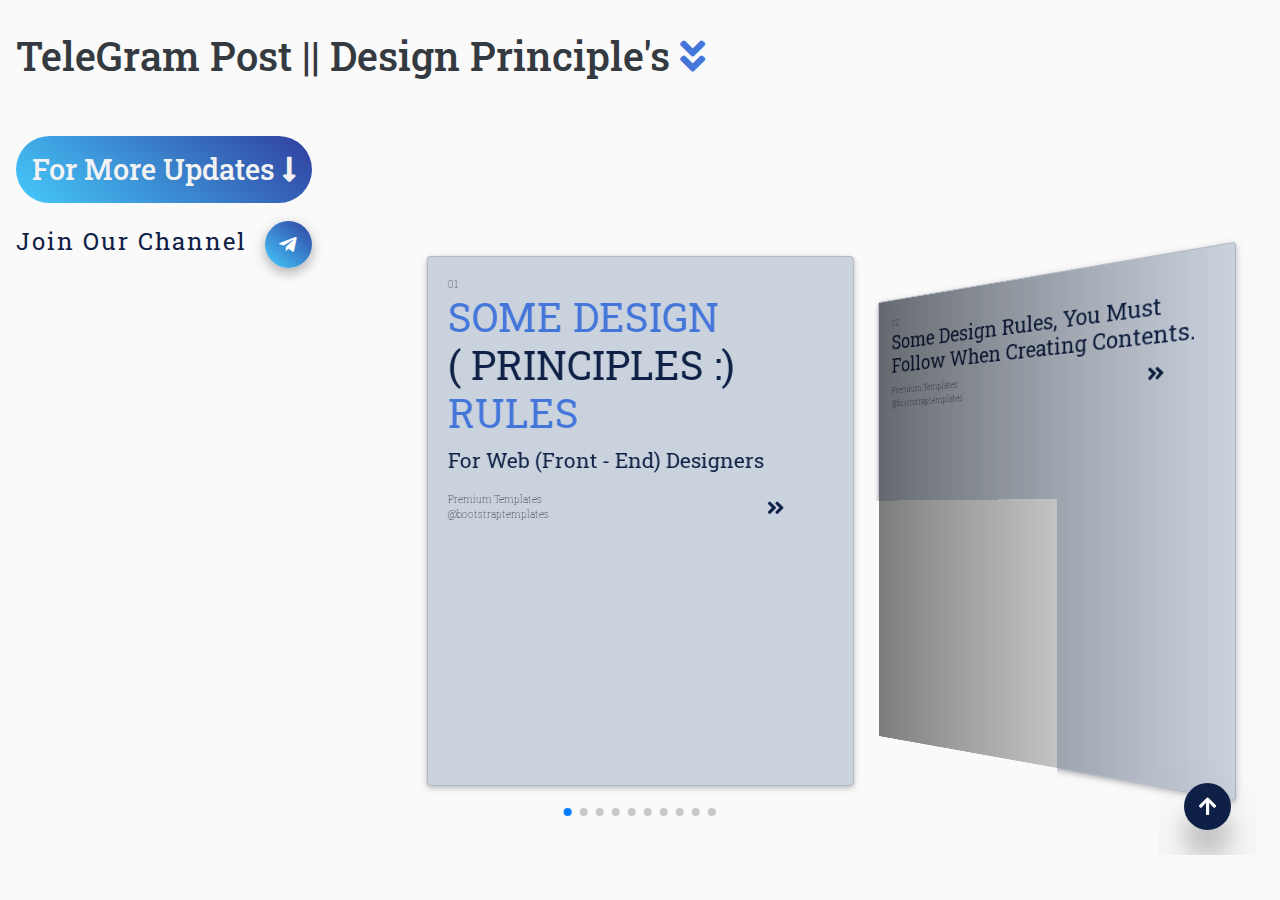
<file: index.html>
<!DOCTYPE html>
<html lang="en">
  <head>
    <meta charset="utf-8" />
    <title>TeleGram Post || Web Development Post's</title>

    <!-- Font Awesome -->
    <link
      rel="stylesheet"
      href="https://use.fontawesome.com/releases/v5.11.2/css/all.css"
    />
    <!-- Material Design Bootstrap -->
    <link rel="stylesheet" href="./css/mdb.min.css" />
    <!-- Bootstrap core CSS -->
    <link rel="stylesheet" href="./css/bootstrap.min.css" />

    <!-- Your custom styles (optional) -->
    <link rel="stylesheet" href="./css/style.css" />
    <link
      href="https://fonts.googleapis.com/css2?family=Roboto+Slab:wght@200;300;400;500;600;700&display=swap"
      rel="stylesheet"
    />
    <!-- Link Swiper's CSS -->
    <link
      rel="stylesheet"
      href="https://unpkg.com/swiper/swiper-bundle.min.css"
    />
  </head>

  <body>
    <div class="header_text d-flex flex-row p-3 mt-3" id="scroll_bottom_to_up">
      <h1 class="text-dark">
        TeleGram Post || Design Principle's
        <span>
          <i
            class="fas fa-angle-double-down animated slideInDown slow infinite"
            style="color: #4476da"
          ></i
        ></span>
      </h1>
    </div>

    <div class="join_to_channel p-3 mt-3">
      <h3
        class="blue-gradient text-capitalize p-3 hoverable cursor join_channel"
        style="
          font-size: 1.8rem;
          border-radius: 50px;
          width: fit-content;
          color: #f2f2f2;
        "
      >
        for more updates
        <span
          ><i
            class="fas fa-long-arrow-alt-down animated slideInDown slow infinite"
          ></i
        ></span>
      </h3>
      <a
        href="https://t.me/bootstraptemplate"
        class="text-capitalize"
        style="
          font-size: 1.5rem;
          text-decoration: none;
          letter-spacing: 2px;
          color: #0e2045;
        "
      >
        join our channel
        <span class="btn-floating blue-gradient rounded-circle hoverable"
          ><i class="fab fa-telegram-plane text-center"></i
        ></span>
      </a>
    </div>
    <div class="row no-gutters">
      <div class="col-lg-4 col-md col-sm position_card">
        <!-- Swiper -->
        <div class="swiper-container">
          <div class="swiper-wrapper">
            <!--card first page start-->
            <div class="card insta_square mt-2 swiper-slide">
              <div
                class="card-body insta_square_body d-flex flex-column justify-content-between"
              >
                <span class="page_number">01</span>
                <div class="contents">
                  <h1 class="text-uppercase first_page_text">
                   <span class="animated fadeInDown">some design</span>  <br /><span class="dark_blue animated fadeInDown slow"
                      >( principles :)</span
                    ><br />
                   <span class="animated fadeInDown slow">rules</span> 
                  </h1>
                  <p class="text-capitalize paragraph_text animated fadeInUp">
                    for web (front - end) designers
                  </p>
                </div>

                <div class="font_awesome d-flex justify-content-between">
                  <p class="group_name">
                    Premium Templates <br />@bootstraptemplates
                  </p>
                  <span
                    ><i
                      class="fas fa-angle-double-right mr-5 animated slideInLeft slow infinite"
                    ></i>
                  </span>
                </div>
              </div>
            </div>
            <!--card first page end-->

            <!--card second page start-->
            <div class="card insta_square mt-2 swiper-slide">
              <div
                class="card-body insta_square_body d-flex flex-column justify-content-between"
              >
                <span class="page_number">02</span>
                <div class="contents">
                  <h4 class="text-capitalize dark_blue two_and_nine_page wow animated flash">
                    some design rules, you must follow when creating contents.
                  </h4>
                </div>
                <div class="font_awesome d-flex justify-content-between">
                  <p class="group_name">
                    Premium Templates <br />@bootstraptemplates
                  </p>
                  <span
                    ><i
                      class="fas fa-angle-double-right mr-5 animated slideInLeft slow infinite"
                    ></i>
                  </span>
                </div>
              </div>
            </div>
            <!--card second page end-->

            <!--card third page start-->
            <div class="card insta_square mt-2 swiper-slide">
              <div
                class="card-body insta_square_body d-flex flex-column justify-content-between"
              >
                <span class="page_number mt-2">03</span>
                <div class="contents mt-2">
                  <h3
                    class="text-uppercase second_page_head common_blue_page_head"
                  >
                    01- whitespace
                  </h3>
                  <p class="text-capitalize paragraph_text">
                    use whitespace properly!
                  </p>
                  <div class="row mt-4">
                    <div class="col wow flash">
                      <div class="card shadow-lg mini_square">
                        <div class="card-body mini_square_body">
                          <h6 class="text-uppercase inner_card_heading">
                            heading
                          </h6>
                          <p
                            class="mini_square_text text-capitalize inner_card_paragraph_text"
                          >
                            this is the basic design rule you should never
                            break. don't forget to follow for more!
                          </p>
                        </div>
                      </div>
                      <div class="check text-center mt-3">
                        <span><i class="fas fa-check text-success"></i> </span>
                      </div>
                    </div>
                    <div class="col wow flash">
                      <div class="card mini_square">
                        <div class="card-body p-0 mini_square_body">
                          <h6
                            class="text-uppercase text-center inner_card_heading"
                          >
                            heading
                          </h6>
                          <p
                            class="mini_square_text text-capitalize mt-4 inner_card_paragraph_text"
                          >
                            this is the basic design rule you should never
                            break. don't forget to follow for more!
                          </p>
                        </div>
                      </div>
                      <div class="check text-center mt-3">
                        <span><i class="fas fa-times text-danger"></i> </span>
                      </div>
                    </div>
                  </div>
                </div>

                <div class="font_awesome d-flex justify-content-between mt-4">
                  <p class="group_name">
                    Premium Templates <br />@bootstraptemplates
                  </p>
                  <span
                    ><i
                      class="fas fa-angle-double-right mr-5 animated slideInLeft slow infinite"
                    ></i>
                  </span>
                </div>
              </div>
            </div>
            <!--card third page end-->

            <!--card fourth page start-->
            <div class="card insta_square mt-2 swiper-slide">
              <div
                class="card-body insta_square_body d-flex flex-column justify-content-around"
              >
                <span class="page_number mt-2">04</span>
                <div class="contents mt-2">
                  <h3
                    class="text-uppercase second_page_head common_blue_page_head"
                  >
                    02- contrast
                  </h3>
                  <p class="text-capitalize paragraph_text">
                    always aim for text contrast.
                  </p>
                  <div class="row mt-4">
                    <div class="col">
                      <div class="card shadow-lg mini_square">
                        <div class="card-body mini_square_body">
                          <h6 class="text-uppercase inner_card_heading">
                            heading
                          </h6>
                          <p
                            class="mini_square_text text-capitalize inner_card_paragraph_text"
                          >
                            this is the basic design rule you should never
                            break. don't forget to follow for more!
                          </p>
                        </div>
                      </div>
                      <div class="check text-center mt-3">
                        <span><i class="fas fa-check text-success"></i> </span>
                      </div>
                    </div>
                    <div class="col">
                      <div class="card mini_square">
                        <div
                          class="card-body mini_square_body"
                          style="opacity: 0.5"
                        >
                          <h6 class="text-uppercase inner_card_heading">
                            heading
                          </h6>
                          <p
                            class="mini_square_text text-capitalize inner_card_paragraph_text"
                          >
                            this is the basic design rule you should never
                            break. don't forget to follow for more!
                          </p>
                        </div>
                      </div>
                      <div class="check text-center mt-3">
                        <span><i class="fas fa-times text-danger"></i> </span>
                      </div>
                    </div>
                  </div>
                </div>

                <div class="font_awesome d-flex justify-content-between mt-4">
                  <p class="group_name">
                    Premium Templates <br />@bootstraptemplates
                  </p>
                  <span
                    ><i
                      class="fas fa-angle-double-right mr-5 animated slideInLeft slow infinite"
                    ></i>
                  </span>
                </div>
              </div>
            </div>
            <!--card fourth page end-->

            <!--card fifth page start-->
            <div class="card insta_square mt-2 swiper-slide">
              <div
                class="card-body insta_square_body d-flex flex-column justify-content-around"
              >
                <span class="page_number mt-2">05</span>
                <div class="contents mt-2">
                  <h3
                    class="text-uppercase second_page_head common_blue_page_head"
                  >
                    03- typography
                  </h3>
                  <p class="text-capitalize paragraph_text">
                    never use more than 2 fonts.
                  </p>
                  <div class="row mt-4">
                    <div class="col">
                      <div class="card shadow-lg mini_square">
                        <div class="card-body mini_square_body">
                          <h6 class="text-uppercase inner_card_heading">
                            heading
                          </h6>
                          <p
                            class="mini_square_text text-capitalize inner_card_paragraph_text"
                          >
                            this is the basic design rule you should never
                            break. don't forget to follow for more!
                          </p>
                        </div>
                      </div>
                      <div class="check text-center mt-3">
                        <span><i class="fas fa-check text-success"></i> </span>
                      </div>
                    </div>
                    <div class="col">
                      <div class="card mini_square">
                        <div class="card-body mini_square_body">
                          <h6 class="text-uppercase inner_card_heading">
                            heading
                          </h6>
                          <p
                            class="mini_square_text text-capitalize inner_card_paragraph_text"
                          >
                            this is the basic
                            <span
                              style="
                                font-family: 'Courier New', Courier, monospace;
                              "
                              >design rule you</span
                            ><span
                              style="
                                font-family: 'Gill Sans', 'Gill Sans MT',
                                  Calibri, 'Trebuchet MS', sans-serif;
                              "
                              >should never break.</span
                            >
                            don't forget
                            <span
                              style="
                                font-family: Verdana, Geneva, Tahoma, sans-serif;
                              "
                              >to follow for more!</span
                            >
                          </p>
                        </div>
                      </div>
                      <div class="check text-center mt-3">
                        <span><i class="fas fa-times text-danger"></i> </span>
                      </div>
                    </div>
                  </div>
                </div>

                <div class="font_awesome d-flex justify-content-between mt-4">
                  <p class="group_name">
                    Premium Templates <br />@bootstraptemplates
                  </p>
                  <span
                    ><i
                      class="fas fa-angle-double-right mr-5 animated slideInLeft slow infinite"
                    ></i>
                  </span>
                </div>
              </div>
            </div>
            <!--card fifth page end-->

            <!--card sixth page start-->
            <div class="card insta_square mt-2 swiper-slide">
              <div
                class="card-body insta_square_body d-flex flex-column justify-content-around"
              >
                <span class="page_number mt-2">06</span>
                <div class="contents mt-2">
                  <h3
                    class="text-uppercase second_page_head common_blue_page_head"
                  >
                    04- text alignment
                  </h3>
                  <p class="text-capitalize paragraph_text">
                    avoid text aligning to the center.
                  </p>
                  <div class="row mt-4">
                    <div class="col">
                      <div class="card shadow-lg mini_square">
                        <div class="card-body mini_square_body">
                          <h6 class="text-uppercase inner_card_heading">
                            heading
                          </h6>
                          <p
                            class="mini_square_text text-capitalize inner_card_paragraph_text"
                          >
                            this is the basic design rule you should never
                            break. don't forget to follow for more!
                          </p>
                        </div>
                      </div>
                      <div class="check text-center mt-3">
                        <span><i class="fas fa-check text-success"></i> </span>
                      </div>
                    </div>
                    <div class="col">
                      <div class="card mini_square">
                        <div class="card-body mini_square_body">
                          <h6 class="text-uppercase inner_card_heading">
                            heading
                          </h6>
                          <p
                            class="mini_square_text text-capitalize text-center inner_card_paragraph_text"
                          >
                            this is the basic design rule you should never
                            break. don't forget to follow for more!
                          </p>
                        </div>
                      </div>
                      <div class="check text-center mt-3">
                        <span><i class="fas fa-times text-danger"></i> </span>
                      </div>
                    </div>
                  </div>
                </div>

                <div class="font_awesome d-flex justify-content-between mt-4">
                  <p class="group_name">
                    Premium Templates <br />@bootstraptemplates
                  </p>
                  <span
                    ><i
                      class="fas fa-angle-double-right mr-5 animated slideInLeft slow infinite"
                    ></i>
                  </span>
                </div>
              </div>
            </div>
            <!--card sixth page end-->

            <!--card seventh page start-->
            <div class="card insta_square mt-2 swiper-slide">
              <div
                class="card-body insta_square_body d-flex flex-column justify-content-around"
              >
                <span class="page_number mt-2">07</span>
                <div class="contents mt-2">
                  <h3
                    class="text-uppercase second_page_head common_blue_page_head"
                  >
                    05- highlights
                  </h3>
                  <p class="text-capitalize paragraph_text">
                    highlights helps you create emphasis.
                  </p>
                  <div class="row mt-4">
                    <div class="col">
                      <div class="card shadow-lg mini_square">
                        <div class="card-body mini_square_body">
                          <h6 class="text-uppercase inner_card_heading">
                            heading
                          </h6>
                          <p
                            class="mini_square_text text-capitalize inner_card_paragraph_text"
                          >
                            this is the basic design rule you should never
                            break. don't forget to follow for more!
                          </p>
                        </div>
                      </div>
                      <div class="check text-center mt-3">
                        <span><i class="fas fa-check text-success"></i> </span>
                      </div>
                    </div>
                    <div class="col">
                      <div class="card mini_square">
                        <div class="card-body mini_square_body">
                          <p
                            class="text-uppercase mini_square_text inner_card_heading"
                          >
                            heading
                          </p>
                          <p
                            class="mini_square_text text-capitalize inner_card_paragraph_text"
                          >
                            this is the basic design rule you should never
                            break. don't forget to follow for more!
                          </p>
                        </div>
                      </div>
                      <div class="check text-center mt-3">
                        <span><i class="fas fa-times text-danger"></i> </span>
                      </div>
                    </div>
                  </div>
                </div>
                <div class="font_awesome d-flex justify-content-between mt-4">
                  <p class="group_name">
                    Premium Templates <br />@bootstraptemplates
                  </p>
                  <span
                    ><i
                      class="fas fa-angle-double-right mr-5 animated slideInLeft slow infinite"
                    ></i>
                  </span>
                </div>
              </div>
            </div>
            <!--card seventh page end-->

            <!--card eight page start-->
            <div class="card insta_square mt-2 swiper-slide">
              <div
                class="card-body insta_square_body d-flex flex-column justify-content-around"
              >
                <span class="page_number mt-2">08</span>
                <div class="contents mt-2">
                  <h3
                    class="text-uppercase second_page_head common_blue_page_head"
                  >
                    06- text size
                  </h3>
                  <p class="text-capitalize paragraph_text">
                    make your text easy to read.
                  </p>
                  <div class="row mt-4">
                    <div class="col">
                      <div class="card shadow-lg mini_square">
                        <div class="card-body mini_square_body">
                          <h6 class="text-uppercase inner_card_heading">
                            heading
                          </h6>
                          <p
                            class="mini_square_text text-capitalize inner_card_paragraph_text"
                          >
                            this is the basic design rule you should never
                            break. don't forget to follow for more!
                          </p>
                        </div>
                      </div>
                      <div class="check text-center mt-3">
                        <span><i class="fas fa-check text-success"></i> </span>
                      </div>
                    </div>
                    <div class="col">
                      <div class="card mini_square">
                        <div class="card-body mini_square_body">
                          <h6 class="text-uppercase inner_card_heading">
                            heading
                          </h6>
                          <p
                            class="mini_square_text text-capitalize inner_card_paragraph_text"
                            style="font-size: 0.6rem"
                          >
                            this is the basic design rule you should never
                            break. don't forget to follow for more!
                          </p>
                        </div>
                      </div>
                      <div class="check text-center mt-3">
                        <span><i class="fas fa-times text-danger"></i> </span>
                      </div>
                    </div>
                  </div>
                </div>
                <div class="font_awesome d-flex justify-content-between mt-4">
                  <p class="group_name">
                    Premium Templates <br />@bootstraptemplates
                  </p>
                  <span
                    ><i
                      class="fas fa-angle-double-right mr-5 animated slideInLeft slow infinite"
                    ></i>
                  </span>
                </div>
              </div>
            </div>
            <!--card eight page end-->

            <!--card nine page start-->
            <div class="card insta_square mt-2 swiper-slide">
              <div
                class="card-body insta_square_body d-flex flex-column justify-content-between"
              >
                <span class="page_number">09</span>
                <div class="contents">
                  <h4 class="text-capitalize dark_blue two_and_nine_page">
                    just follow this design rules to improve your design much
                    <strong>better :) </strong>nd<strong> quality!</strong>
                  </h4>
                </div>
                <div class="font_awesome d-flex justify-content-between">
                  <p class="group_name">
                    Premium Templates <br />@bootstraptemplates
                  </p>
                  <span
                    ><i
                      class="fas fa-angle-double-right mr-5 animated slideInLeft slow infinite"
                    ></i>
                  </span>
                </div>
              </div>
            </div>
            <!--card nine page end-->

            <!--card ten page start-->
            <div class="card insta_square mt-2 swiper-slide">
              <div
                class="card-body insta_square_body d-flex flex-column justify-content-between"
              >
                <p class="group_name">
                  Premium Templates <br />@bootstraptemplates
                </p>

                <div class="contents mt-5">
                  <h1 class="text-uppercase first_page_text">
                    <span class="dark_blue">do you</span><br />
                    like this?
                  </h1>
                  <p
                    class="text-capitalize comments_text"
                    style="color: rgba(0, 0, 0, 0.644)"
                  >
                    give comments below
                  </p>

                  <i
                    class="fas fa-long-arrow-alt-down comments_arrow"
                    style="opacity: 0.5; color: #000"
                  ></i>
                </div>
                <div class="icons d-flex justify-content-between">
                  <div class="coments_and_share">
                    <i
                      class="fas fa-comment mr-2 comments_arrow"
                      style="color: #0e2045"
                    ></i>
                    <i
                      class="fas fa-share ml-2 comments_arrow"
                      style="color: #0e2045"
                    ></i>
                  </div>
                  <div class="subscribe">
                    <i
                      class="fab fa-telegram mr-5 comments_arrow"
                      style="color: #0e2045"
                    ></i>
                  </div>
                </div>
              </div>
            </div>
            <!--card ten page end-->
          </div>

          <!-- Add Pagination -->
          <div class="swiper-pagination"></div>
        </div>
      </div>
    </div>

    <div
      class="fixed-action-btn smooth-scroll"
      style="bottom: 45px; right: 24px"
    >
      <a
        href="#scroll_bottom_to_up"
        class="btn-floating btn-large z-depth-5"
        style="background-color: #0e2045"
      >
        <i class="fas fa-arrow-up"></i>
      </a>
    </div>

    <!-- Swiper JS -->
    <script src="https://unpkg.com/swiper/swiper-bundle.min.js"></script>

    <!-- Initialize Swiper -->
    <script>
      var swiper = new Swiper(".swiper-container", {
        effect: "coverflow",
        grabCursor: true,
        centeredSlides: true,
        slidesPerView: "auto",
        coverflowEffect: {
          rotate: 50,
          stretch: 0,
          depth: 100,
          modifier: 1,
          slideShadows: true,
        },
       autoplay: {
        delay: 2500,
        disableOnInteraction: true,
      },
        pagination: {
          el: ".swiper-pagination",
          clickable: true,
        },
      });
    </script>

    <!-- jQuery -->
    <script type="text/javascript" src="js/jquery.min.js"></script>
    <!-- Bootstrap tooltips -->
    <script type="text/javascript" src="js/popper.min.js"></script>
    <!-- Bootstrap core JavaScript -->
    <script type="text/javascript" src="js/bootstrap.min.js"></script>
    <!-- MDB core JavaScript -->
    <script type="text/javascript" src="js/mdb.min.js"></script>
    <!-- Your custom scripts (optional) -->
    <script type="text/javascript" src="./js/index.js"></script>
  </body>
</html>
</file>
<file: css/style.css>
* {
  margin: 0;
  padding: 0;
}
body {
  background-color: #fafafa;
  font-family: "Roboto Slab", serif;
  font-size: 62.5%;
}
.position_card {
  position: absolute;
  top: 50%;
  left: 50%;
  transform: translate(-50%, -40%);
}
@media screen and (max-width: 1200px) {
  div .position_card {
    top: 50%;
    left: 50%;
    transform: translate(-50%, -40%);
  }
  div h1 {
    font-size: 4rem;
    font-weight: bolder;
  }
  div .first_page_text {
    font-size: 4.5rem;
    font-weight: bolder !important;
  }
  div .blue_gradient {
    width: 100vw;
  }
  div .swiper-container {
    height: 55vh;
  }
  div .inner_card_heading {
    font-size: 2.5rem;
  }
  div .inner_card_paragraph_text {
    font-size: 1.5rem;
  }
  div .mini_square {
    height: 13rem;
  }

  div .common_blue_page_head {
    font-size: 4rem;
    font-weight: bolder !important;
  }
  div .paragraph_text {
    font-size: 2rem;
    font-weight: 600 !important;
  }

  div .two_and_nine_page {
    font-size: 3rem;
    font-weight: bold !important;
  }
  div .group_name,
  div .page_number,
  div .comments_text {
    font-size: 1.5rem;
  }
  div .comments_text {
    color: red;
  }
  div .fa-angle-double-right,
  div .comments_arrow {
    font-size: 3rem;
  }
}
.insta_square {
  /* width: 20vw;
  height: 20vw; */
  background-color: #bac4d4c0;
  /* position: relative; */
  /* width: 100%; */
  /* padding-top: 100%; */
}
.insta_square_body {
  /* position: absolute;
  top: 0;
  left: 0;
  bottom: 0;
  right: 0; */
  font-size: 20px;
  color: #4476da;
}

.fa-angle-double-right,
.dark_blue,
.card1 {
  color: #0e2045;
}
.mini_square {
  background-color: #070f1f;
  color: #fafafa;
  height: 10rem;
}

.paragraph_text {
  font-size: 1.3rem;
  font-weight: 400;
  color: #0e2045;
}
.group_name,
.page_number {
  color: #000;
  font-size: 0.65rem;
  font-weight: lighter;
}
.second_page_head {
  font-weight: 900;
}
.mini_square_text {
  font-size: 0.8rem;
  font-weight: 400;
}
.swiper-container {
  position: relative;
  width: 100%;
  height: 70vh;
  padding-top: 50px;
  padding-bottom: 50px;
}

.swiper-slide {
  background-position: center;
  background-size: cover;
  width: 300px;
  height: 300px;
}
/* 
<style>
    .container {
      background-color: red;
      position: relative;
      width: 100%;
      padding-top: 100%; 
   }
   
   .text {
      position:  absolute;
      top: 0;
      left: 0;
      bottom: 0;
      right: 0;
      text-align: center;
      font-size: 20px;
      color: white;
   }
   </style> */
</file>
